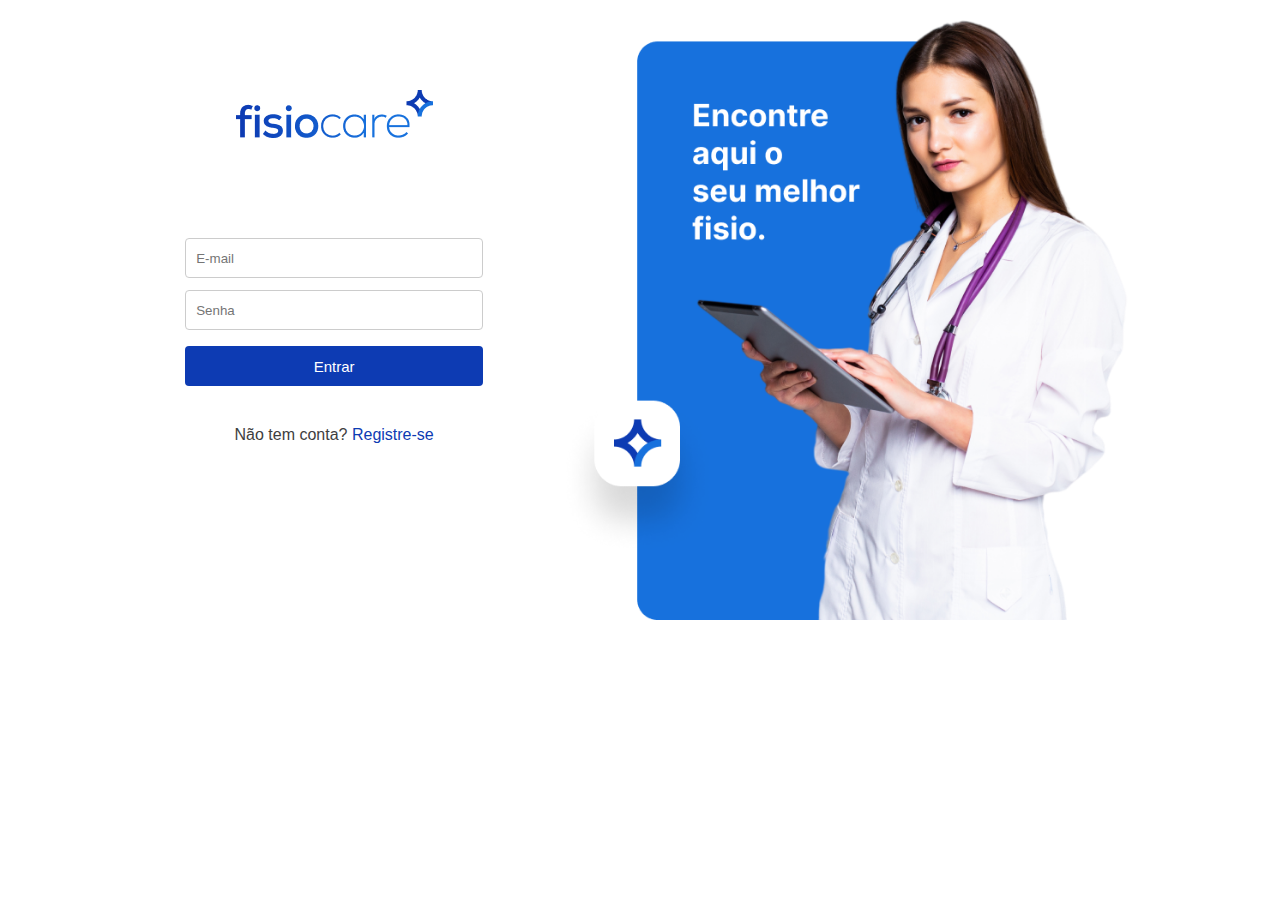
<file: Login/index.html>
<!DOCTYPE html>
<html lang="en">
  <head>
    <title>Login</title>
    <meta charset="UTF-8" />
    <meta http-equiv="X-UA-Compatible" content="IE=edge" />
    <meta name="viewport" content="width=device-width, initial-scale=1.0" />
    <link rel="stylesheet" href="style.css" />
    <script src="script.js"></script>
  </head>
  <body>
    <div class="container">
      <div class="leftContent">
        <img class="logo" src="./imagens/brandFisiocare.png" alt="" />
        <form>
          <input id="email" type="text" name="email" placeholder="E-mail" />
          <input
            id="password"
            type="password"
            name="senha"
            placeholder="Senha"
          />
          <input type="submit" name="acao" value="Entrar" />
        </form>

        <span class="text1">
          Não tem conta? <a href="#" class="text2"> Registre-se</a>
        </span>
      </div>

      <div class="rightContent">
        <img src="./imagens/group2.png" alt="" />
      </div>
    </div>
  </body>
</html>
</file>
<file: Login/style.css>
* {
  margin: 0;
  padding: 0;
  font-family: sans-serif;
  text-decoration: none;
  box-sizing: border-box;
  color: #3e3e3e;
}

.container {
  width: 80%;
  margin: 0 auto;
  display: flex;
  justify-content: center;
}

.leftContent {
  padding: 20px;
  text-align: center;
}
.logo {
  padding: 70px;
  margin-bottom: 20px;
}

.text1 a {
  color: #0d3bb3;
}

.rightContent {
  padding: 20px;
}
.rightContent img {
  height: 600px;
}

form input[type='text'],
form input[type='password'] {
  width: 80%;
  height: 40px;
  border: 1px solid #ccc;
  padding: 10px;
  margin: 6px 0;
  outline: none;
  border-radius: 4px;
}

form input[type='submit'] {
  width: 80%;
  height: 40px;
  cursor: pointer;
  background: #0d3bb3;
  color: #ffffff;
  font-size: 15px;
  border-radius: 4px;
  border: none;
  margin: 10px 0 40px 0;
}
</file>
